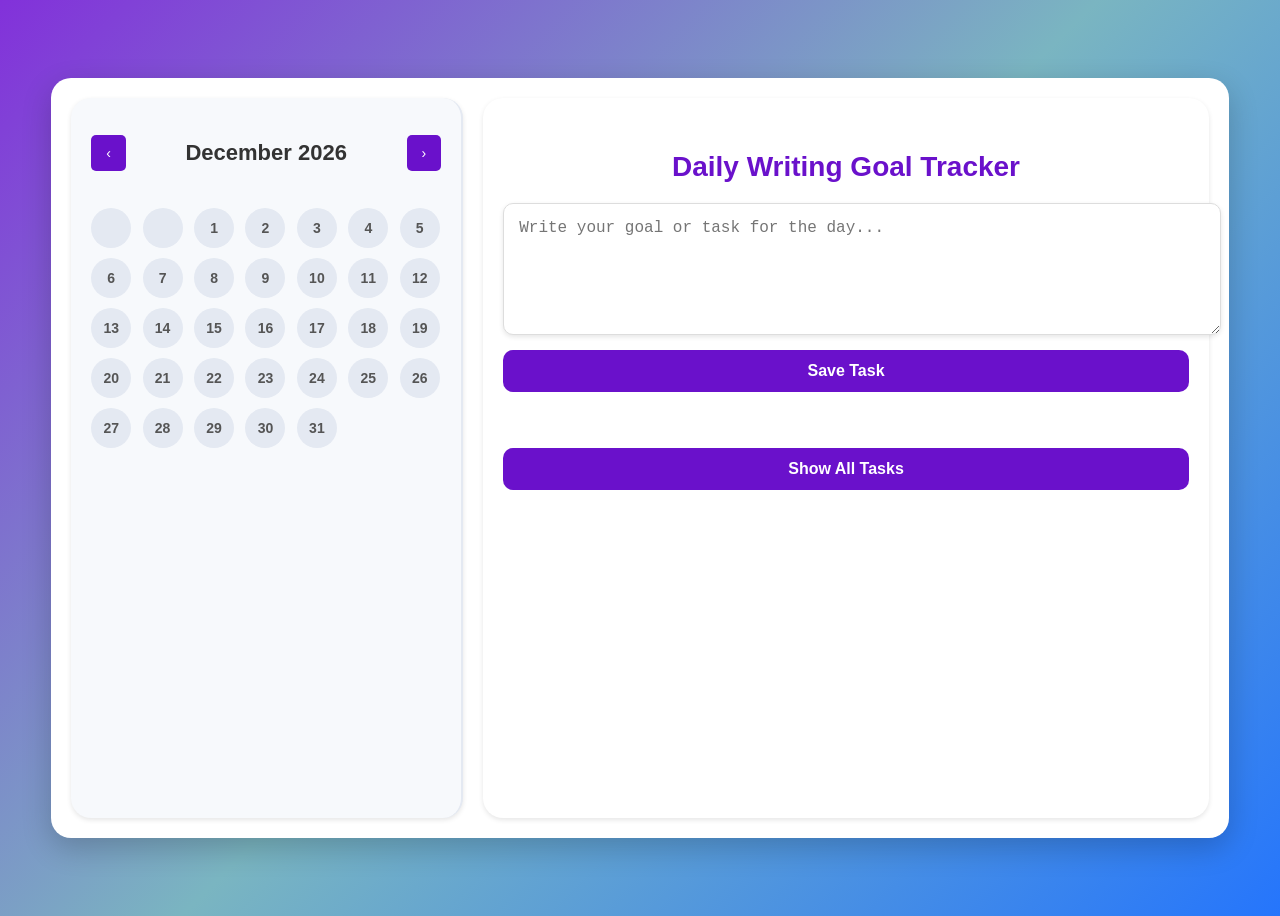
<file: index.html>
<!DOCTYPE html>
<html lang="en">

<head>
    <meta charset="UTF-8">
    <meta name="viewport" content="width=device-width, initial-scale=1.0">
    <title>Daily Writing Goal Tracker</title>
    <link rel="stylesheet" href="style.css">
</head>

<body>
    <div class="container">
        <div class="calendar-container"></div>
        <div class="task-container"></div>
    </div>
    <script src="script.js"></script>
</body>

</html>
</file>
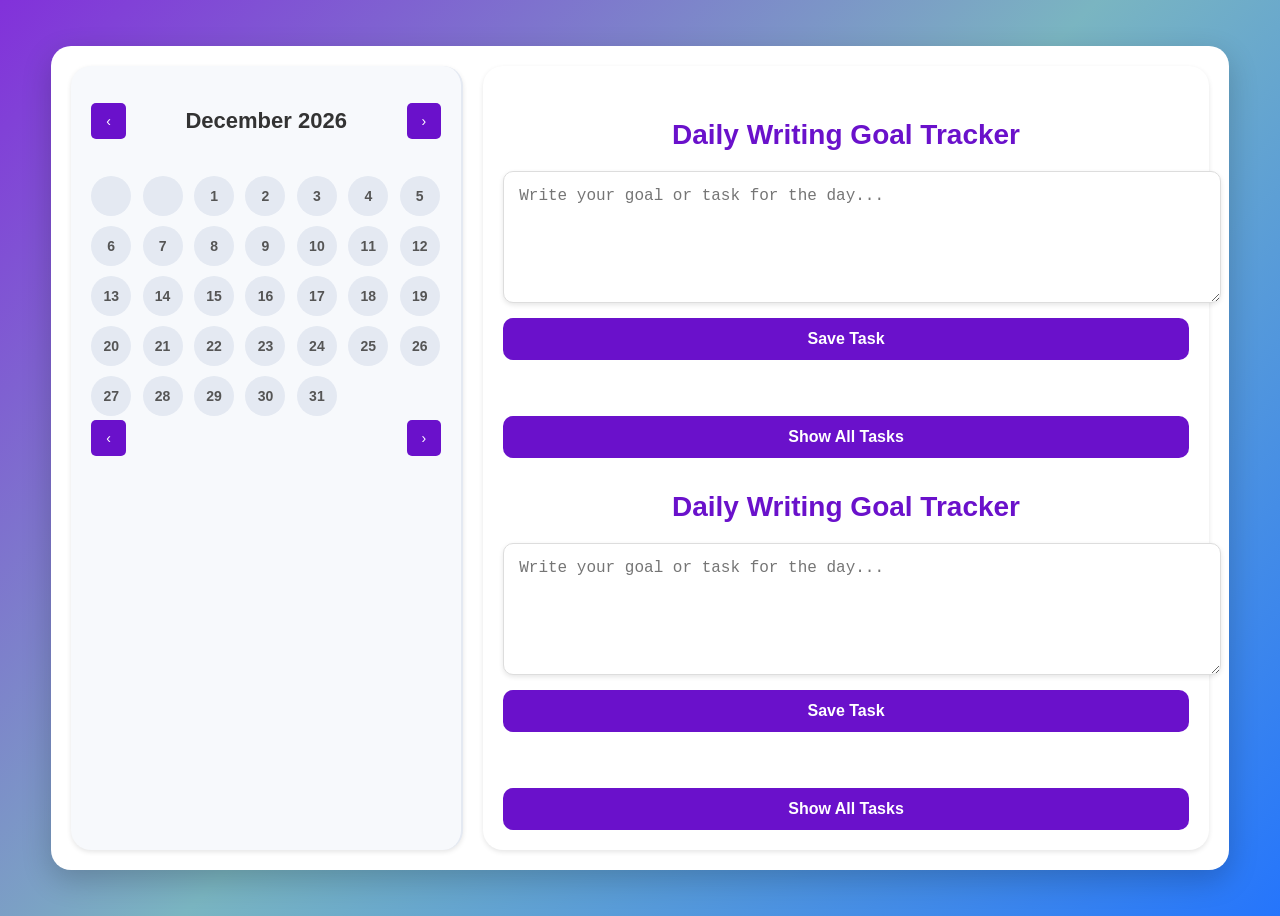
<file: main.html>
<!DOCTYPE html>
<html lang="en">
<head>
    <meta charset="UTF-8">
    <meta name="viewport" content="width=device-width, initial-scale=1.0">
    <title>Daily Writing Goal Tracker</title>
    <link rel="stylesheet" href="style.css">
</head>
<body>
    <div class="container">
        <div class="calendar-container">
            <div class="calendar-controls">
                <button class="control-button" onclick="changeMonth(-1)">&#8249;</button>
                <h3 id="currentMonthYear" class="current-month-year"></h3>
                <button class="control-button" onclick="changeMonth(1)">&#8250;</button>
            </div>
            <div class="calendar" id="calendar"></div>
        </div>

        <div class="task-container">
            <div id="selectedDateDisplay" class="selected-date-display"></div>
            <h2>Daily Writing Goal Tracker</h2>
            <textarea id="taskInput" placeholder="Write your goal or task for the day..."></textarea>
            <button onclick="saveTask()">Save Task</button>
            <ul id="taskList" class="task-list"></ul>
            <button class="show-all-button" onclick="showAllTasks()">Show All Tasks</button>
        </div>
    </div>

    <script src="script.js"></script>
</body>
</html>
</file>
<file: style.css>
x* {
    margin: 0;
    padding: 0;
    box-sizing: border-box;
}

body {
    font-family: 'Poppins', sans-serif;
    background-color: #f0f4f8;
    color: #333;
    display: flex;
    justify-content: center;
    align-items: center;
    min-height: 100vh;
    background-image: linear-gradient(135deg, #8231da 0%, rgb(122, 181, 193), #2575fc 100%);
}

.container {
    display: flex;
    flex-wrap: wrap;
    width: 90%;
    max-width: 1200px;
    min-height: 80vh;
    border-radius: 20px;
    overflow: hidden;
    background-color: white;
    box-shadow: 0 10px 30px rgba(0, 0, 0, 0.2);
    padding: 20px;
    gap: 20px;
}

.calendar-container {
    flex: 0 0 350px;
    background-color: #f7f9fc;
    padding: 20px;
    border-right: 2px solid #e4e9f2;
    display: flex;
    flex-direction: column;
    align-items: center;
    border-radius: 20px;
    box-shadow: 0 2px 5px rgba(0, 0, 0, 0.1);
}

.calendar-controls {
    display: flex;
    justify-content: space-between;
    align-items: center;
    width: 100%;
    margin-bottom: 20px;
}

.control-button {
    background-color: #6a11cb;
    color: white;
    border: none;
    padding: 10px 15px;
    font-size: 14px;
    border-radius: 5px;
    cursor: pointer;
    transition: background-color 0.3s ease, transform 0.2s;
}

.control-button:hover {
    background-color: #4b08a1;
    transform: scale(1.05);
}

.current-month-year {
    font-size: 22px;
    font-weight: bold;
    color: #333;
}

.calendar {
    display: grid;
    grid-template-columns: repeat(7, 1fr);
    gap: 10px;
    align-content: center;
    width: 100%;
}

.calendar div {
    width: 40px;
    height: 40px;
    background-color: #e4e9f2;
    display: flex;
    justify-content: center;
    align-items: center;
    font-size: 14px;
    font-weight: bold;
    color: #555;
    cursor: pointer;
    border-radius: 50%;
    transition: background-color 0.3s ease, transform 0.2s;
}

.calendar div:hover {
    background-color: #a6c1ee;
    transform: scale(1.1);
    color: white;
}

.calendar div.selected {
    background-color: #726ae1;
    color: white;
}

.calendar div.completed {
    background-color: #4036ce;
    color: white;
}

.task-container {
    flex: 1;
    padding: 20px;
    display: flex;
    flex-direction: column;
    justify-content: flex-start;
    background-color: #fff;
    border-radius: 20px;
    box-shadow: 0 2px 5px rgba(0, 0, 0, 0.1);
}

.selected-date-display {
    font-size: 20px;
    color: #333;
    margin-top: 10px;
    text-align: center;
    font-weight: bold;
}

.task-container h2 {
    text-align: center;
    color: #6a11cb;
    margin-bottom: 20px;
    font-size: 28px;
}

.task-container textarea {
    width: 100%;
    height: 100px;
    margin-bottom: 15px;
    padding: 15px;
    font-size: 16px;
    border-radius: 10px;
    border: 1px solid #ddd;
    box-shadow: 0 2px 5px rgba(0, 0, 0, 0.1);
    transition: border 0.3s ease, box-shadow 0.3s ease;
    outline: none;
}

.task-container textarea:focus {
    border-color: #6a11cb;
    box-shadow: 0 4px 10px rgba(0, 0, 0, 0.15);
}

.task-container button {
    background-color: #6a11cb;
    color: white;
    border: none;
    padding: 12px 20px;
    font-size: 16px;
    font-weight: bold;
    border-radius: 10px;
    cursor: pointer;
    transition: background-color 0.3s ease, transform 0.2s;
}

.task-container button:hover {
    background-color: #4b08a1;
    transform: scale(1.05);
}

.task-list {
    margin-top: 20px;
    padding: 0;
    list-style-type: none;
    max-height: 250px;
    overflow-y: auto;
}

.task-list li {
    background-color: #f9f9f9;
    margin: 5px 0;
    padding: 12px 15px;
    border-radius: 10px;
    box-shadow: 0 2px 5px rgba(0, 0, 0, 0.1);
    font-size: 16px;
    display: flex;
    justify-content: space-between;
    align-items: center;
    transition: background-color 0.3s ease, transform 0.2s;
}

.task-list li:hover {
    background-color: #eef4ff;
    transform: translateY(-2px);
}

.edit-button {
    background-color: #ffa500;
    color: white;
    border: none;
    padding: 6px 10px;
    font-size: 14px;
    font-weight: bold;
    border-radius: 6px;
    cursor: pointer;
    margin-left: 10px;
}

.edit-button:hover {
    background-color: #ff8c00;
}

.show-all-button {
    background-color: #2575fc;
    color: white;
    border: none;
    padding: 12px;
    font-size: 16px;
    border-radius: 10px;
    cursor: pointer;
    transition: background-color 0.3s ease, transform 0.2s;
    margin-top: 20px;
}

.show-all-button:hover {
    background-color: #0b63c5;
    transform: scale(1.05);
}

/* Responsive Design */
@media (max-width: 768px) {
    .container {
        flex-direction: column;
        height: auto;
    }

    .calendar-container {
        flex: none;
        width: 100%;
        border-right: none;
        border-bottom: 2px solid #e4e9f2;
        padding-bottom: 20px;
    }

    .task-container {
        flex: none;
        width: 100%;
        padding: 10px;
    }

    .calendar div {
        width: 30px;
        height: 30px;
        font-size: 12px;
    }
}

@media (max-width: 480px) {
    .calendar div {
        width: 25px;
        height: 25px;
        font-size: 10px;
    }

    .control-button {
        padding: 8px 12px;
        font-size: 12px;
    }

    .current-month-year {
        font-size: 18px;
    }

    .task-container h2 {
        font-size: 24px;
    }

    .task-container textarea {
        height: 80px;
        font-size: 14px;
    }

    .task-container button,
    .edit-button {
        padding: 10px 15px;
        font-size: 14px;
    }
}
</file>
